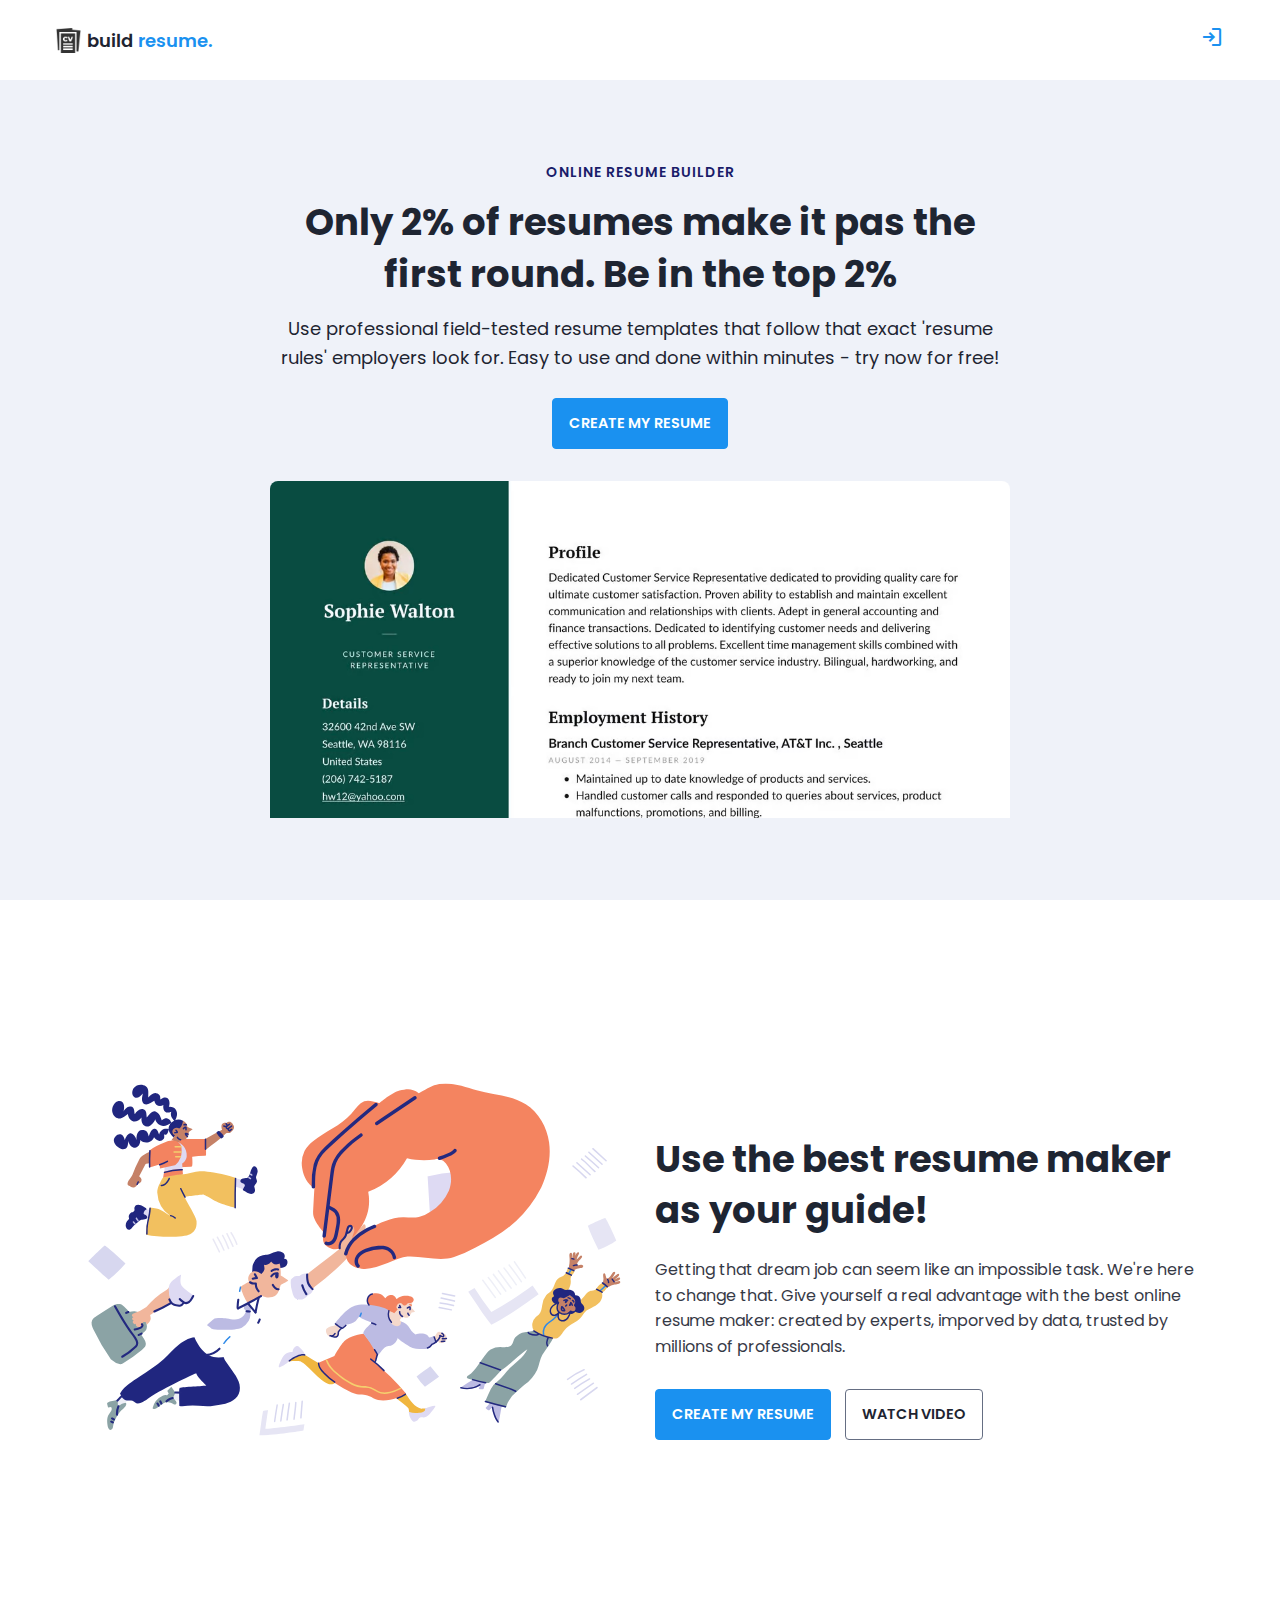
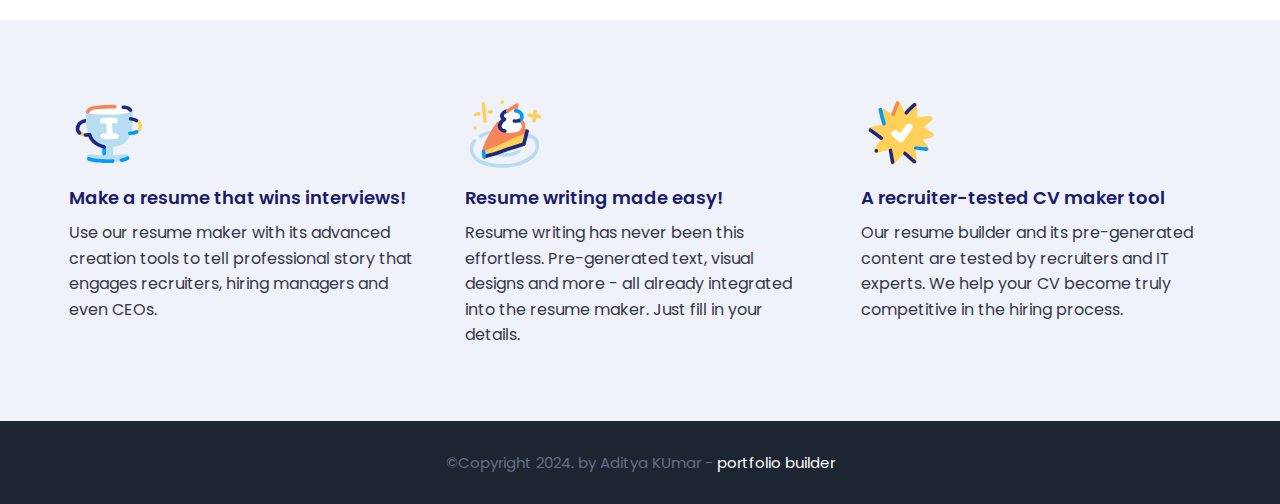
<file: index.html>
<!DOCTYPE html>
<html>
    <head>
        <meta charset="utf-8">
        <meta http-equiv="X-UA-Compatible" content="IE=edge">
        <title>Home Page</title>
        <meta name="description" content="">
        <meta name="viewport" content="width=device-width, initial-scale=1">
        <link rel="stylesheet" href="https://fonts.googleapis.com/css2?family=Material+Symbols+Outlined:opsz,wght,FILL,GRAD@24,400,0,0" />
        <link rel="stylesheet" href="assets/css/main.css">
    </head>
    <body>

        <nav class = "navbar bg-white">
            <div class="container">
                <div class = "navbar-content">
                    <div class = "brand-and-toggler">
                        <a href = "index.html" class = "navbar-brand">
                            <img src = "assets/images/curriculum-vitae.png" alt = "" class = "navbar-brand-icon">
                            <span class = "navbar-brand-text">build <span>resume.</span>
                        </a>
                        <button type = "button" class = "navbar-toggler-btn">
                            <a href="login.html"><span class="material-symbols-outlined">
                                login
                                </span></a>
                        </button>
                    </div>
                </div>
            </div>
        </nav>

        <header class = "header bg-bright" id = "header">
            <div class = "container">
                <div class = "header-content text-center">
                    <h6 class = "text-uppercase text-blue-dark fs-14 fw-6 ls-1">online resume builder</h6>
                    <h1 class = "lg-title">Only 2% of resumes make it pas the first round. Be in the top 2%</h1>
                    <p class = "text-dark fs-18">Use professional field-tested resume templates that follow that exact 'resume rules' employers look for. Easy to use and done within minutes - try now for free!</p>
                    <a href = "resume.html" class = "btn btn-primary text-uppercase">create my resume</a>
                    <img src = "assets/images/dublin-resume-templates.avif">
                </div>
            </div>
        </header>

        <div class="section-one">
            <div class="container">
                <div class = "section-one-content">
                    <div class="section-one-l">
                        <img src = "assets/images/visual-0c7080adf17f1f207276f613447c924f667dab34b7ac415cd7ef653172defd0b.svg">
                    </div>
                    <div class = "section-one-r text-center">
                        <h2 class = "lg-title">Use the best resume maker as your guide!</h2>
                        <p class = "text">Getting that dream job can seem like an impossible task. We're here to change that. Give yourself a real advantage with the best online resume maker: created by experts, imporved by data, trusted by millions of professionals.</p>
                        <div class = "btn-group">
                            <a href = "resume.html" class = "btn btn-primary text-uppercase">create my resume</a>
                            <a href = "#" class = "btn btn-secondary text-uppercase">watch video</a>
                        </div>
                    </div>
                </div>
            </div>
        </div>

        <div class = "section-two bg-bright">
            <div class="container">
                <div class="section-two-content">
                    <div class = "section-items">
                        <div class = "section-item">
                            <div class = "section-item-icon">
                                <img src = "assets/images/feature-1-edf4481d69166ac81917d1e40e6597c8d61aa970ad44367ce78049bf830fbda5.svg" alt = "">
                            </div>
                            <h5 class = "section-item-title">Make a resume that wins interviews!</h5>
                            <p class = "text">Use our resume maker with its advanced creation tools to tell professional story that engages recruiters, hiring managers and even CEOs.</p>
                        </div>

                        <div class = "section-item">
                            <div class = "section-item-icon">
                                <img src = "assets/images/feature-2-a7a471bd973c02a55d1b3f8aff578cd3c9a4c5ac4fc74423d94ecc04aef3492b.svg" alt = "">
                            </div>
                            <h5 class = "section-item-title">Resume writing made easy!</h5>
                            <p class = "text">Resume writing has never been this effortless. Pre-generated text, visual designs and more - all already integrated into the resume maker. Just fill in your details.</p>
                        </div>

                        <div class = "section-item">
                            <div class = "section-item-icon">
                                <img src = "assets/images/feature-3-4e87a82f83e260488c36f8105e26f439fdc3ee5009372bb5e12d9421f32eabdd.svg" alt = "">
                            </div>
                            <h5 class = "section-item-title">A recruiter-tested CV maker tool</h5>
                            <p class = "text">Our resume builder and its pre-generated content are tested by recruiters and IT experts. We help your CV become truly competitive in the hiring process.</p>
                        </div>
                    </div>
                </div>
            </div>
        </div>

        <footer class = "footer bg-dark">
            <div class="container">
                <div class = "footer-content text-center">
                    <p class="fs-15">&copy;Copyright 2024. by Aditya KUmar - <span>portfolio builder</span></p>
                </div>
            </div>
        </footer>
        
    </body>
</html>
</file>
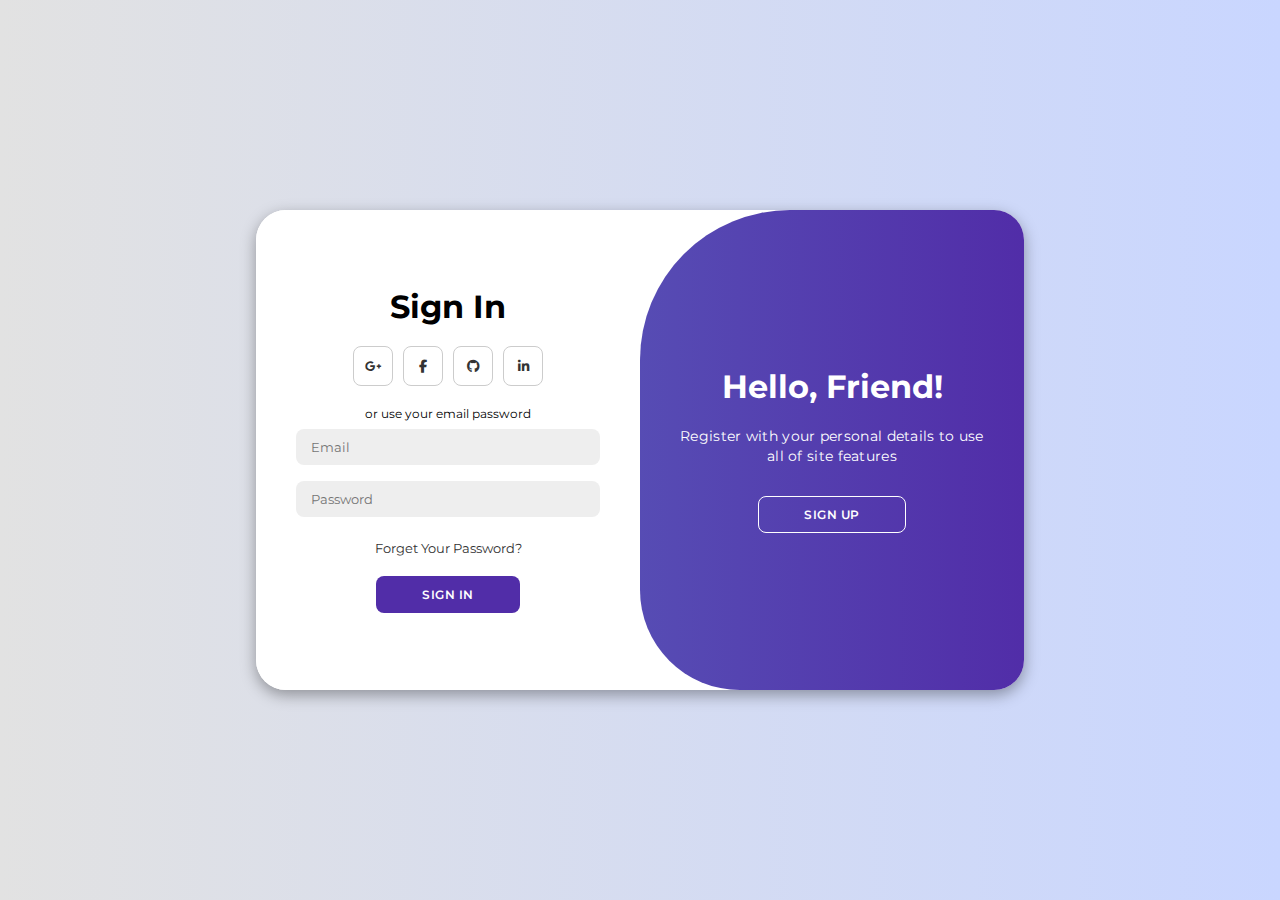
<file: login.html>
<!DOCTYPE html>
<html lang="en">

<head>
    <meta charset="UTF-8">
    <meta name="viewport" content="width=device-width, initial-scale=1.0">
    <link rel="stylesheet" href="https://cdnjs.cloudflare.com/ajax/libs/font-awesome/6.4.2/css/all.min.css">
    <link rel="stylesheet" href="assets/css/style.css">
    <title>Modern Login Page | AsmrProg</title>
</head>

<body>
   
    <div class="container10" id="container10">
        <div class="form-container sign-up">
            <form>
                <h1>Create Account</h1>
                <div class="social-icons">
                    <a href="#" class="icon"><i class="fa-brands fa-google-plus-g"></i></a>
                    <a href="#" class="icon"><i class="fa-brands fa-facebook-f"></i></a>
                    <a href="#" class="icon"><i class="fa-brands fa-github"></i></a>
                    <a href="#" class="icon"><i class="fa-brands fa-linkedin-in"></i></a>
                </div>
                <span>or use your email for registeration</span>
                <input type="text" placeholder="Name">
                <input type="email" placeholder="Email">
                <input type="password" placeholder="Password">
                <button>Sign Up</button>
            </form>
        </div>
        <div class="form-container sign-in">
            <form>
                <h1>Sign In</h1>
                <div class="social-icons">
                    <a href="#" class="icon"><i class="fa-brands fa-google-plus-g"></i></a>
                    <a href="#" class="icon"><i class="fa-brands fa-facebook-f"></i></a>
                    <a href="#" class="icon"><i class="fa-brands fa-github"></i></a>
                    <a href="#" class="icon"><i class="fa-brands fa-linkedin-in"></i></a>
                </div>
                <span>or use your email password</span>
                <input type="email" placeholder="Email">
                <input type="password" placeholder="Password">
                <a href="#">Forget Your Password?</a>
                <button>Sign In</button>
            </form>
        </div>
        <div class="toggle-container">
            <div class="toggle">
                <div class="toggle-panel toggle-left">
                    <h1>Welcome Back!</h1>
                    <p>Enter your personal details to use all of site features</p>
                    <button class="hidden" id="login">Sign In</button>
                </div>
                <div class="toggle-panel toggle-right">
                    <h1>Hello, Friend!</h1>
                    <p>Register with your personal details to use all of site features</p>
                    <button class="hidden" id="register">Sign Up</button>
                </div>
            </div>
        </div>
    </div>

    <script src="assets/js/login.js"></script>
</body>

</html>
</file>
<file: assets/css/main.css>
@import url('https://fonts.googleapis.com/css2?family=Manrope:wght@200;300;400;500;600;700;800&family=Poppins:ital,wght@0,100;0,200;0,300;0,400;0,500;0,600;0,700;0,800;0,900;1,100;1,200;1,300;1,400;1,500;1,600;1,700;1,800;1,900&display=swap');

:root{
    --clr-blue: #1A91F0;
    --clr-blue-mid: #1170CD;
    --clr-blue-dark: #1A1C6A;
    --clr-white: #fff;
    --clr-bright: #EFF2F9;
    --clr-dark: #1e2532;
    --clr-black: #000;
    --clr-grey: #656e83;
    --clr-green: #084C41;
    --font-poppins: 'Poppins', sans-serif;
    --font-manrope: 'Manrope', sans-serif;;
    --transition: all 300ms ease-in-out;
}

*{
    padding: 0;
    margin: 0;
    box-sizing: border-box;
}

html{
    font-size: 10px;
}

body{
    font-size: 1.6rem;
    font-family: var(--font-poppins);
}

button{
    border: none;
    background-color: transparent;
    outline: 0;
    cursor: pointer;
    font-family: inherit;
}

img{
    width: 100%;
    display: block;
}

a{
    text-decoration: none;
}
.navbar-toggler-btn a{
    color: #1A91F0;
}

/* fonts */
.font-poppins{font-family: var(--font-poppins);}
.font-manrope{font-family: var(--font-manrope);}

/* text colors */
.text-blue{color: var(--clr-blue);}
.text-blue-mid{color: var(--clr-blue-mid);}
.text-blue-dark{color: var(--clr-blue-dark);}
.text-bright{color: var(--clr-bright);}
.text-dark{color: var(--clr-dark);}
.text-grey{color: var(--clr-grey);}
.text-white{color: var(--clr-white);}

/* backgrounds */
.bg-blue{background-color: var(--clr-blue);}
.bg-blue-mid{background-color: var(--clr-blue-mid);}
.bg-blue-dark{background-color: var(--clr-blue-dark);}
.bg-bright{background-color: var(--clr-bright);}
.bg-dark{background-color: var(--clr-dark);}
.bg-grey{background-color: var(--clr-grey);}
.bg-white{background-color: var(--clr-white);}
.bg-black{background-color: var(--clr-black);}
.bg-green{background-color: var(--clr-green);}

.text-center{ text-align: center;}
.text-left{text-align: left;}
.text-right{text-align: right;}
.text-uppercase{text-transform: uppercase;}
.text-lowercase{text-transform: lowercase;}
.text-capitalize{text-transform: capitalize;}
.text{
    color: var(--clr-dark);
    opacity: 0.9;
    margin: 2rem 0;
    line-height: 1.6;
}

.fw-2{font-weight: 200;}
.fw-3{font-weight: 300;}
.fw-4{font-weight: 400;}
.fw-5{font-weight: 500;}
.fw-6{font-weight: 600;}
.fw-7{font-weight: 700;}
.fw-8{font-weight: 800;}

.fs-13{font-size: 13px;}
.fs-14{font-size: 14px;}
.fs-15{font-size: 15px;}
.fs-16{font-size: 16px;}
.fs-17{font-size: 17px;}
.fs-18{font-size: 18px;}
.fs-19{font-size: 19px;}
.fs-20{font-size: 20px;}
.fs-21{font-size: 21px;}
.fs-22{font-size: 22px;}
.fs-23{font-size: 23px;}
.fs-24{font-size: 24px;}
.fs-25{font-size: 25px;}

.ls-1{letter-spacing: 1px;}
.ls-2{letter-spacing: 2px;}

.container{
    max-width: 1200px;
    margin: 0 auto;
    padding: 0 1.6rem;
}

/* bars button */
.bars{
    display: flex;
    flex-direction: column;
    justify-content: space-between;
    height: 16.5px;
    width: 25px;
}
.bars .bar{
    width: 100%;
    height: 2px;
    background-color: var(--clr-blue);
    transition: var(--transition);
}

.bars:hover .bar{
    background-color: var(--clr-dark);
}

/* buttons */
.btn{
    font-size: 14.5px;
    font-weight: 600;
    padding: 1.4rem 1.6rem;
    border-radius: 4px;
    display: inline-block;
}

.btn-primary{
    background-color: var(--clr-blue);
    color: var(--clr-white);
    border: 1px solid var(--clr-blue);
    transition: var(--transition);
}

.btn-primary:hover{
    background-color: transparent;
    color: var(--clr-dark);
    border-color: var(--clr-grey);
}

.btn-secondary{
    background-color: transparent;
    color: var(--clr-dark);
    border: 1px solid var(--clr-grey);
    transition: var(--transition);
}

.btn-secondary:hover{
    background-color: var(--clr-blue);
    color: var(--clr-white);
    border-color: var(--clr-blue);
}

.btn-group button:first-child, .btn-group a:first-child{
    margin-right: 1rem!important;
}

/* navbar part */
.navbar{
    height: 80px;
    display: flex;
    align-items: center;
    box-shadow: rgba(0, 0, 0, 0.08) 0px 3px 8px;
}

.navbar .container{
    width: 100%;
}

.navbar-brand{
    display: flex;
    align-items: center;
    justify-content: flex-start;
    font-size: 1.8rem;
}
.navbar-brand-text{
    color: var(--clr-dark);
    font-weight: 600;
}
.navbar-brand-text span{
    color: var(--clr-blue);
}
.navbar-brand-icon{
    width: 25px;
    margin-right: 6px;
    opacity: 0.8;
}
.brand-and-toggler{
    display: flex;
    align-items: center;
    justify-content: space-between;
}
.header{
    min-height: calc(100vh - 80px);
    display: flex;
    flex-direction: column;
    align-items: center;
    justify-content: center;
}
.header-content{
    max-width: 740px;
    margin-right: auto;
    margin-left: auto;
}
.header-content img{
    max-width: 760px;
    border-top-right-radius: 8px;
    border-top-left-radius: 8px;
    margin-top: 3.2rem;
}
.lg-title{
    margin: 1.4rem 0;
    font-size: 37px;
    line-height: 1.4;
    color: var(--clr-dark);
}
.header-content p{
    margin-bottom: 2.6rem;
    line-height: 1.6;
}


/* section one */
.section-one{
    padding: 64px 0;
    min-height: 80vh;
    display: flex;
    align-items: center;
}
.section-one-l img{
    max-width: 545px;
    margin-right: auto;
    margin-left: auto;
}
.section-one-r{
    margin-top: 4rem;
}

.section-one .btn-group{
    margin-top: 2rem;
}
.section-one-r{
    max-width: 545px;
    margin-right: auto;
    margin-left: auto;
}
.section-one-r .btn-group{
    margin-top: 3rem;
}

/* section two */
.section-two{
    padding: 64px 0;
}
.section-two .section-items{
    display: grid;
    gap: 2rem;
}

.section-two .section-item{
    max-width: 350px;
    text-align: center;
    margin-right: auto;
    margin-left: auto;
}
.section-two .section-item-icon{
    margin: 1rem 0;
}
.section-two .section-item-icon img{
    width: 80px;
    margin-right: auto;
    margin-left: auto;
}
.section-two .section-item-title{
    color: var(--clr-blue-dark);
    font-size: 1.8rem;
    font-weight: 600;
}
.section-two .text{
    margin: 0.9rem 0;
}

/* footer */
.footer{
    padding: 3rem 0;
}
.footer-content p{
    color: var(--clr-grey);
}
.footer-content p span{
    color: var(--clr-white);
}

/* media queries */
@media screen and (min-width: 768px){
    .section-two .section-items{
        grid-template-columns: repeat(2, 1fr);
    }
}

@media screen and (min-width: 992px){
    .section-one-content{
        display: grid;
        grid-template-columns: repeat(2, 1fr);
        column-gap: 3rem;
    }
    .section-one-r{
        text-align: left;
    }
    .section-two .section-items{
        grid-template-columns: repeat(3, 1fr);
    }
    .section-two .section-item{
        text-align: left;
    }
    .section-two .section-item-icon img{
        margin-left: 0;
    }
}



/* resume page */
#about-sc{
    padding: 64px 0;
}

.cv-form-row-title{
    background-color: var(--clr-dark);
    padding: 0.8rem 1.6rem;
    margin-bottom: 2rem;
}

.cv-form-row-title h3{
    color: var(--clr-white);
    font-weight: 500;
    text-transform: uppercase;
    letter-spacing: 1.5px;
    font-size: 1.7rem;
}
.cv-form-blk{
    margin: 3rem 0;
}
.cv-form-row{
    padding: 3rem 2rem 0 2rem;
    border: 1px solid rgba(0, 0, 0, 0.08);
    margin-bottom: 1rem;
    position: relative;
}
textarea{
    resize: none;
}
.form-elem{
    margin-bottom: 3rem;
    position: relative;
}
.form-label{
    display: block;
    font-weight: 600;
    font-size: 14px;
    color: var(--clr-dark);
    margin-bottom: 0.5rem;
}
.form-control{
    border-radius: none;
    border: 1px solid rgba(0, 0, 0, 0.1);
    font-size: 14px;
    padding: 0.8rem 1.6rem;
    font-family: inherit;
    width: 100%;
    outline: 0;
    transition: var(--transition);
}

.form-control:focus{
    border-color: rgba(0, 0, 0, 0.3);
}
.form-text{
    color: #ca0b00;
    font-size: 12px;
    position: absolute;
    letter-spacing: 0.5px;
    top: calc(100% + 2px);
    left: 0;
    width: 100%;
}
.cols-3, .cols-2{
    display: grid;
}
.repeater-add-btn{
    width: 25px;
    height: 25px;
    background-color: var(--clr-blue-mid);
    font-size: 1.6rem;
    color: var(--clr-white);
    margin: 1rem 0;
}
.repeater-remove-btn{
    position: absolute;
    top: 10px;
    right: 10px;
    z-index: 999;
    width: 25px;
    height: 25px;
    border-radius: 50%;
    background-color: #ca0b00;
    color: var(--clr-white);
    font-size: 1.6rem;
}

/* preview section */
.preview-cnt{
    border-radius: 5px;
    display: grid;
    grid-template-columns: 32% auto;
    box-shadow: rgba(149, 157, 165, 0.2) 0px 8px 24px;
    overflow: hidden;
}

.preview-cnt-l{
    padding: 3rem 3rem 2rem 3rem;
}
.preview-cnt-r{
    padding: 3rem 3rem 3rem 4rem;
}
.preview-cnt-l .preview-blk:nth-child(1){
    text-align: center;
}
.preview-image{
    width: 120px;
    height: 120px;
    border-radius: 50%;
    overflow: hidden;
    margin-right: auto;
    margin-left: auto;
}
.preview-image img{
    width: 100%;
    height: 100%;
    object-fit: cover;
}
.preview-item-name{
    font-size: 2.4rem;
    font-weight: 600;
    margin: 1.8rem 0;
    position: relative;
}
.preview-item-name::after{
    position: absolute;
    content: "";
    bottom: -10px;
    width: 50px;
    height: 1.5px;
    background-color: rgba(255, 255, 255, 0.5);
    left: 50%;
    transform: translateX(-50%);
}
.preview-blk{
    padding: 1rem 0;
    margin-bottom: 1rem;
}
.preview-blk-title h3{
    text-transform: uppercase;
    letter-spacing: 0.5px;
    border-bottom: 0.5px solid rgba(0, 0, 0, 0.08);
    padding-bottom: 0.5rem;
}
.preview-blk-title{
    margin-bottom: 1rem;
}
.preview-blk-list .preview-item{
    font-size: 1.5rem;
    margin-bottom: 0.2rem;
    opacity: 0.95;
}
.preview-cnt-r .preview-blk-title{
    color: var(--clr-dark);
}
.preview-cnt-r .preview-blk-list .preview-item{
    margin-top: 1.8rem;
}

.achievements-items.preview-blk-list .preview-item span:first-child,
.educations-items.preview-blk-list .preview-item span:first-child,
.experiences-items.preview-blk-list .preview-item span:first-child{
    display: block;
    font-weight: 600;
    margin-bottom: 1rem;
    background-color: rgba(0, 0, 0, 0.03);
}

.educations-items.preview-blk-list .preview-item span:nth-child(2),
.experiences-items.preview-blk-list .preview-item span:nth-child(2){
    font-weight: 600;
    margin-right: 1rem;
}

.educations-items.preview-blk-list .preview-item span:nth-child(3),
.experiences-items.preview-blk-list .preview-item span:nth-child(3){
    font-style: italic;
    margin-right: 1rem;
}

.educations-items.preview-blk-list .preview-item span:nth-child(4),
.educations-items.preview-blk-list .preview-item span:nth-child(5),
.experiences-items.preview-blk-list .preview-item span:nth-child(4),
.experiences-items.preview-blk-list .preview-item span:nth-child(5){
    margin-right: 1rem;
    background-color: var(--clr-green);
    color: var(--clr-white);
    padding: 0 1rem;
    border-radius: 0.6rem;
}

.educations-items.preview-blk-list .preview-item span:nth-child(6),
.experiences-items.preview-blk-list .preview-item span:nth-child(6){
    font-size: 13.5px;
    display: block;
    opacity: 0.8;
    margin-top: 1rem;
}
.projects-items.preview-blk-list .preview-item span{
    display: block;
}

@media screen and (min-width: 768px){
    .cols-3{
        grid-template-columns: repeat(3, 1fr);
        column-gap: 2rem;
    }
    .cols-2{
        grid-template-columns: repeat(2, 1fr);
        column-gap: 2rem;
    }
}

@media screen and (min-width: 992px){
    .cv-form-row{
        padding: 3rem 3rem 0rem 3rem;
    }
    .cols-3{
        grid-template-columns: repeat(3, 1fr);
    }
}

.print-btn-sc{
    margin: 2rem 0 6rem 0;
}

/* print section */
@media print{
    body *{
        visibility: hidden;
    }

    .non_print_area{
        display: none;
    }

    .print_area, .print_area *{
        visibility: visible;
    }

    .print_area{
        width: 100%;
        position: absolute;
        left: 0;
        top: 0;
        overflow: hidden;
    }
}
</file>
<file: assets/css/style.css>
@import url('https://fonts.googleapis.com/css2?family=Montserrat:wght@300;400;500;600;700&display=swap');

*{
    margin: 0;
    padding: 0;
    box-sizing: border-box;
    font-family: 'Montserrat', sans-serif;
}

body{
    background-color: #c9d6ff;
    background: linear-gradient(to right, #e2e2e2, #c9d6ff);
    display: flex;
    align-items: center;
    justify-content: center;
    flex-direction: column;
    height: 100vh;
}

.container10{
    background-color: #fff;
    border-radius: 30px;
    box-shadow: 0 5px 15px rgba(0, 0, 0, 0.35);
    position: relative;
    overflow: hidden;
    width: 768px;
    max-width: 100%;
    min-height: 480px;
}

.container10 p{
    font-size: 14px;
    line-height: 20px;
    letter-spacing: 0.3px;
    margin: 20px 0;
}

.container10 span{
    font-size: 12px;
}

.container10 a{
    color: #333;
    font-size: 13px;
    text-decoration: none;
    margin: 15px 0 10px;
}

.container10 button{
    background-color: #512da8;
    color: #fff;
    font-size: 12px;
    padding: 10px 45px;
    border: 1px solid transparent;
    border-radius: 8px;
    font-weight: 600;
    letter-spacing: 0.5px;
    text-transform: uppercase;
    margin-top: 10px;
    cursor: pointer;
}

.container10 button.hidden{
    background-color: transparent;
    border-color: #fff;
}

.container10 form{
    background-color: #fff;
    display: flex;
    align-items: center;
    justify-content: center;
    flex-direction: column;
    padding: 0 40px;
    height: 100%;
}

.container10 input{
    background-color: #eee;
    border: none;
    margin: 8px 0;
    padding: 10px 15px;
    font-size: 13px;
    border-radius: 8px;
    width: 100%;
    outline: none;
}

.form-container{
    position: absolute;
    top: 0;
    height: 100%;
    transition: all 0.6s ease-in-out;
}

.sign-in{
    left: 0;
    width: 50%;
    z-index: 2;
}

.container10.active .sign-in{
    transform: translateX(100%);
}

.sign-up{
    left: 0;
    width: 50%;
    opacity: 0;
    z-index: 1;
}

.container10.active .sign-up{
    transform: translateX(100%);
    opacity: 1;
    z-index: 5;
    animation: move 0.6s;
}

@keyframes move{
    0%, 49.99%{
        opacity: 0;
        z-index: 1;
    }
    50%, 100%{
        opacity: 1;
        z-index: 5;
    }
}

.social-icons{
    margin: 20px 0;
}

.social-icons a{
    border: 1px solid #ccc;
    border-radius: 20%;
    display: inline-flex;
    justify-content: center;
    align-items: center;
    margin: 0 3px;
    width: 40px;
    height: 40px;
}

.toggle-container{
    position: absolute;
    top: 0;
    left: 50%;
    width: 50%;
    height: 100%;
    overflow: hidden;
    transition: all 0.6s ease-in-out;
    border-radius: 150px 0 0 100px;
    z-index: 1000;
}

.container10.active .toggle-container{
    transform: translateX(-100%);
    border-radius: 0 150px 100px 0;
}

.toggle{
    background-color: #512da8;
    height: 100%;
    background: linear-gradient(to right, #5c6bc0, #512da8);
    color: #fff;
    position: relative;
    left: -100%;
    height: 100%;
    width: 200%;
    transform: translateX(0);
    transition: all 0.6s ease-in-out;
}

.container10.active .toggle{
    transform: translateX(50%);
}

.toggle-panel{
    position: absolute;
    width: 50%;
    height: 100%;
    display: flex;
    align-items: center;
    justify-content: center;
    flex-direction: column;
    padding: 0 30px;
    text-align: center;
    top: 0;
    transform: translateX(0);
    transition: all 0.6s ease-in-out;
}

.toggle-left{
    transform: translateX(-200%);
}

.container10.active .toggle-left{
    transform: translateX(0);
}

.toggle-right{
    right: 0;
    transform: translateX(0);
}

.container10.active .toggle-right{
    transform: translateX(200%);
}
</file>
